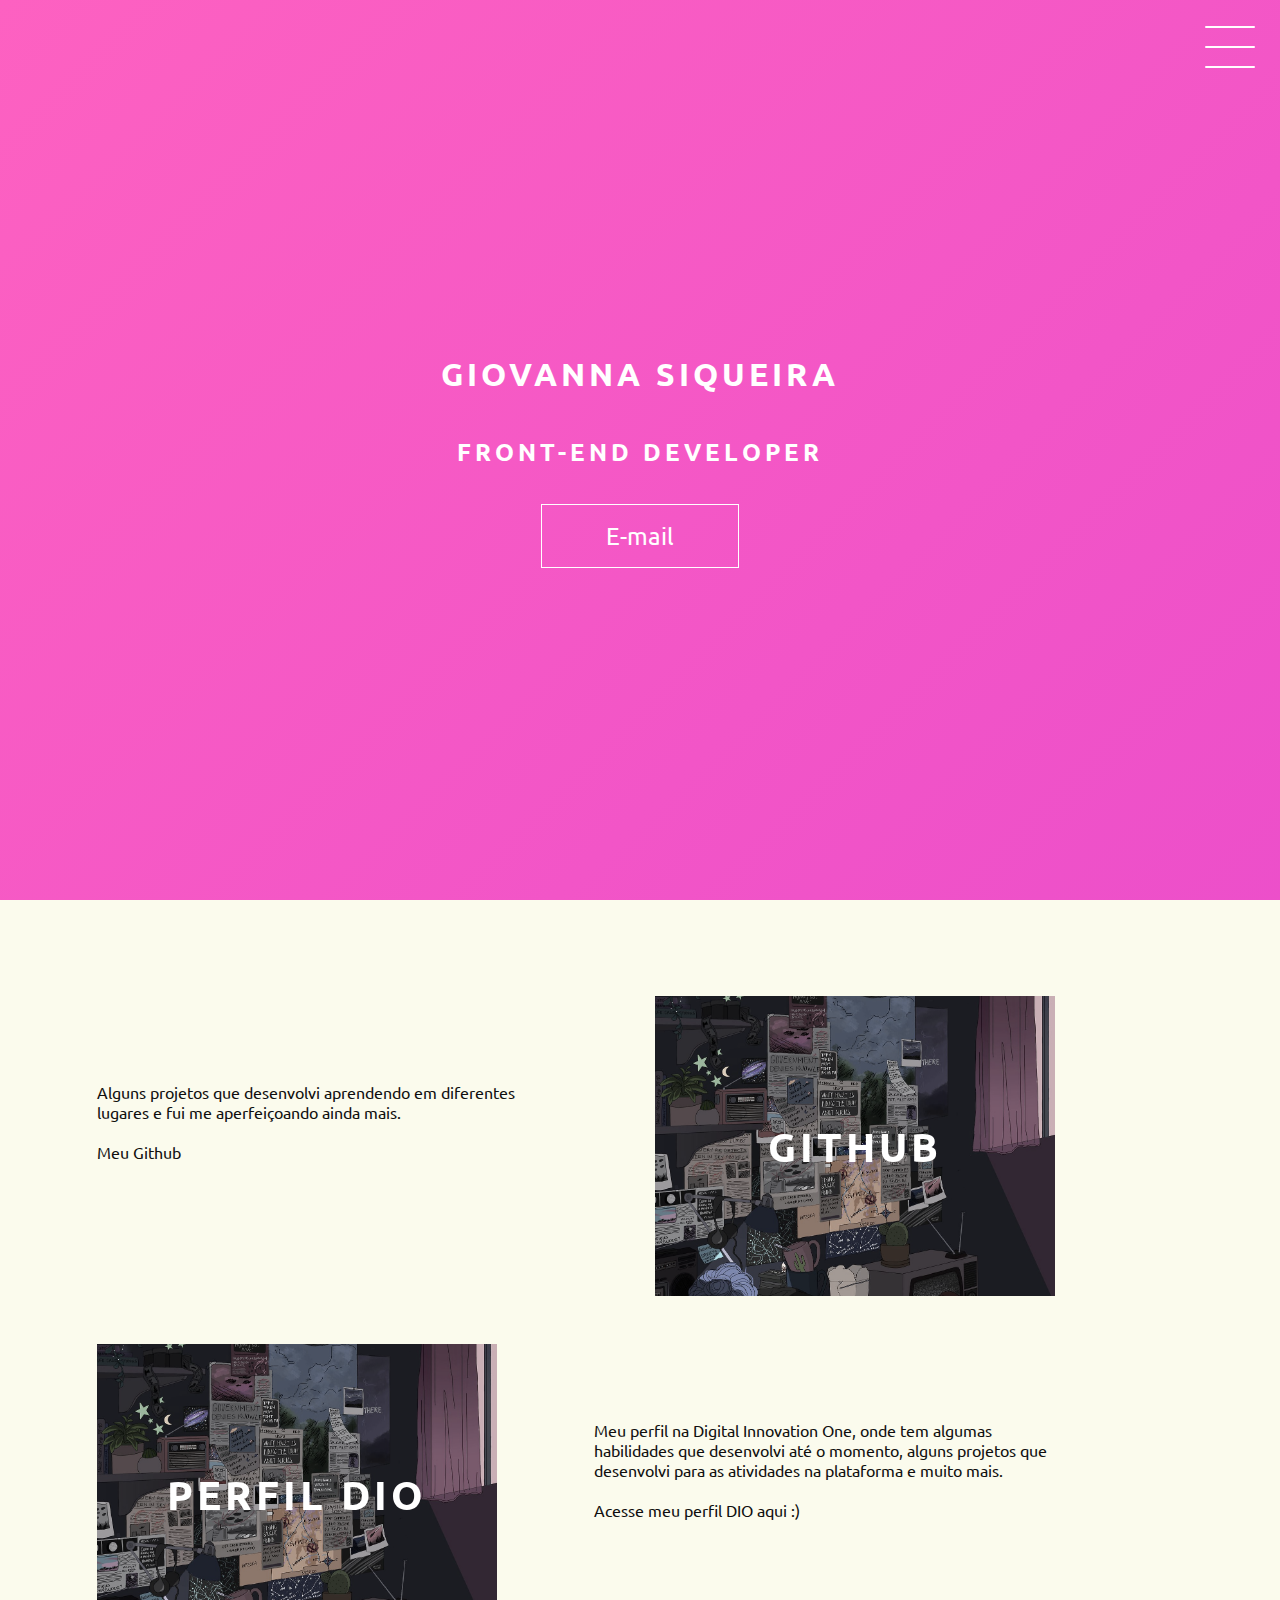
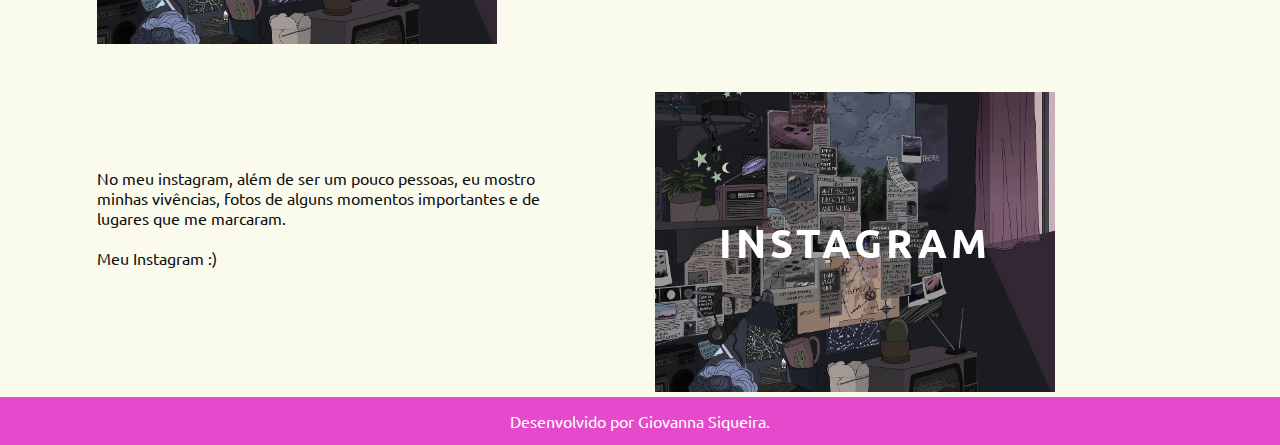
<file: index.html>
<!DOCTYPE html>
<html lang="en">
<head>
    <meta charset="UTF-8">
    <meta name="viewport" content="width=device-width, initial-scale=1.0">
    <link rel="stylesheet" href="style.css">
    <title>Portfólio</title>
</head>
<body>
    <header class="header-wrapper">
        <div class="header">
            <div class="checkbox-container">
                <div class="checkbox-wrapper">
                    <input type="checkbox" id="toggle">
                    <label class="checkbox" for="toggle">
                        <div class="trace"></div>
                        <div class="trace"></div>
                        <div class="trace"></div>
                    </label>
                    <div class="menu"></div>
                    <nav class="menu-items">
                        <ul>
                            <li><a href="index.html">Home</a></li>
                            <li><a href="sobre.html">Sobre mim</a></li>
                           <!---
                            <li><a href="#">Projetos</a></li>
                           -->
                        </ul>
                    </nav>
                </div>
            </div>
        </div>
        <h1>Giovanna Siqueira</h1>
        <h2>Front-end Developer</h2>
        <div class="social-media">
            <a href=mailto:giihsiq.contato@gmail.com target="_blank">E-mail</a>
            
        </div>
    </header>
        </div>
    <div class="container">
    </div>
        <div class="card-container">
            <div class="card-text">
                Alguns projetos que desenvolvi aprendendo em diferentes lugares e fui me 
                aperfeiçoando ainda mais.
                <br>
                <br>
                <a href="https://github.com/giihsiq" target="_blank"> Meu Github</a>
            </div>
            <div class="card">
                <div class="card-wrapper">
                    <h2>Github</h2>
                    <p>Acompanhe meus projetos no Github!</p>
                </div>
            </div>
        </div>

        <div class="card-container">
            <div class="card">
                <div class="card-wrapper">
                    <h2>Perfil DIO</h2>
                    <p>Me dê um follow na DIO :)</p>
                </div>
            </div>
            <div class="card-text"> Meu perfil na Digital Innovation One, onde tem algumas habilidades que desenvolvi até
                o momento, alguns projetos que desenvolvi para as atividades na plataforma e muito mais.
                <br>
                <br>
                <a href="https://web.digitalinnovation.one/users/giihsiq" target="_blank">Acesse meu perfil DIO aqui :)</a>
            </div>
        </div>
        
        <div class="card-container">
            <div class="card-text">No meu instagram, além de ser um pouco pessoas, eu mostro minhas vivências, fotos
                de alguns momentos importantes e de lugares que me marcaram.
                <br>
                <br>
                <a href="https://instagram.com/giihsiq" target="_blank"> Meu Instagram :)</a>
            </div>
            <div class="card">
                <div class="card-wrapper">
                    <h2>Instagram</h2>
                    <p>Minhas vivências ;)</p>
                </div>
            </div>
        </div>
    </div>
    <footer class="footer">
        Desenvolvido por Giovanna Siqueira. 
    </footer>
</body>
</html>
</file>
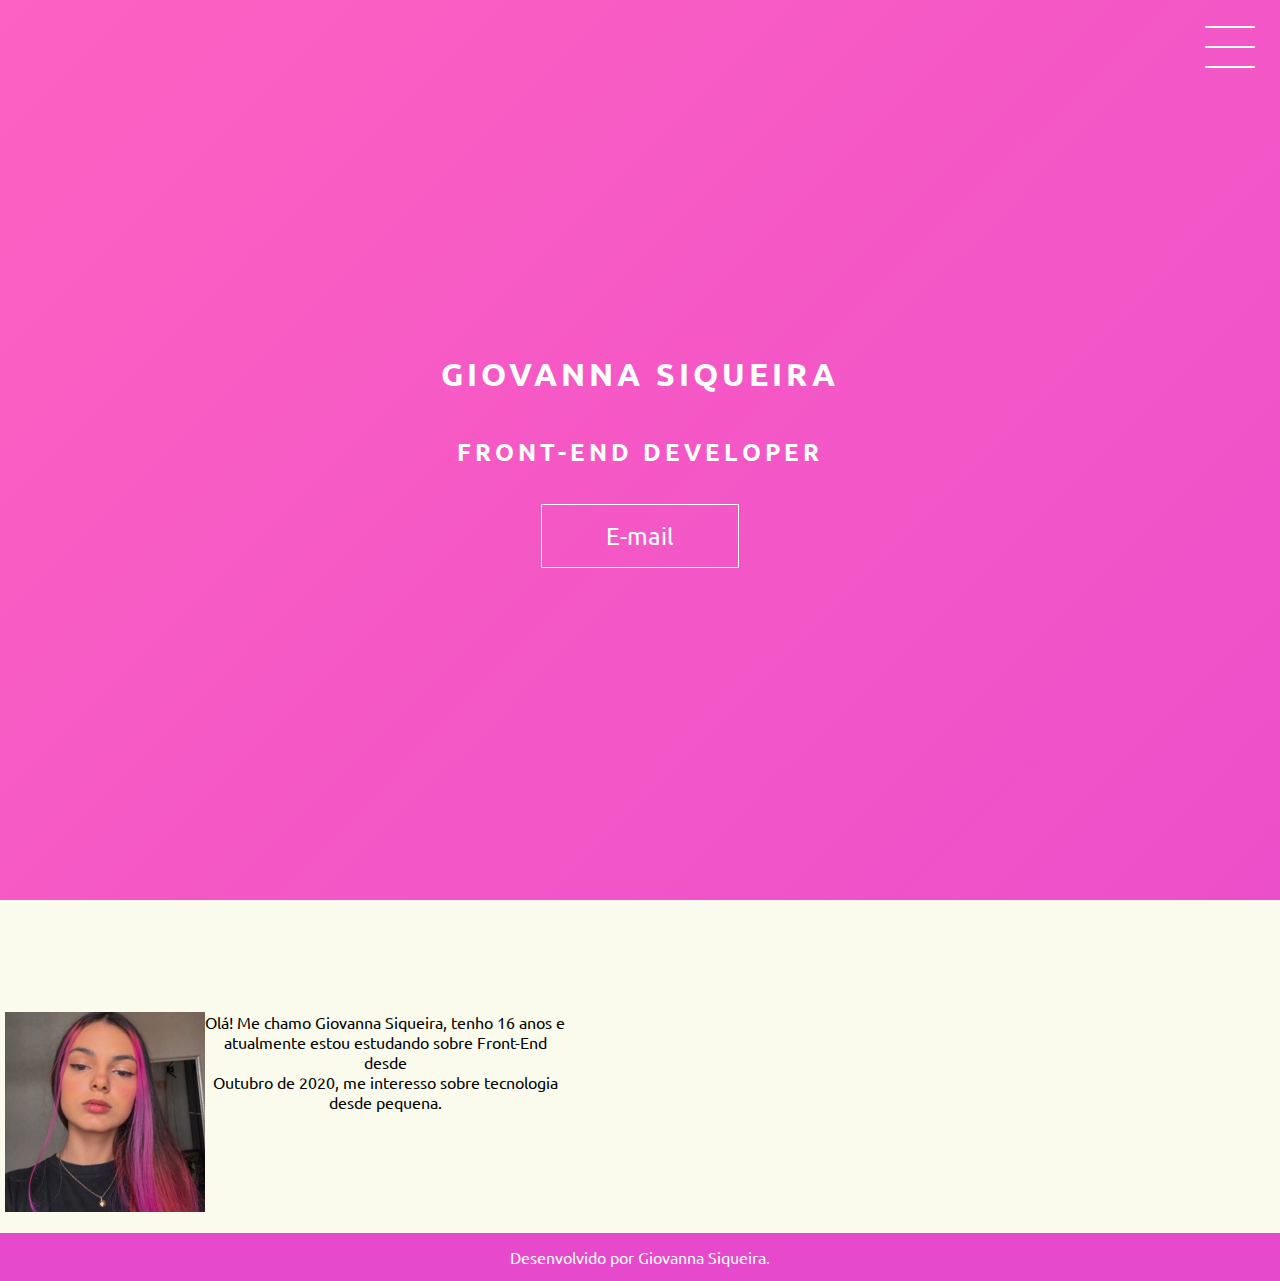
<file: sobre.html>
<!DOCTYPE html>
<html lang="en">
<head>
    <meta charset="UTF-8">
    <meta name="viewport" content="width=device-width, initial-scale=1.0">
    <link rel="stylesheet" href="style.css">
    <title>Portfólio</title>
</head>
<body>
    <header class="header-wrapper">
        <div class="header">
            <div class="checkbox-container">
                <div class="checkbox-wrapper">
                    <input type="checkbox" id="toggle">
                    <label class="checkbox" for="toggle">
                        <div class="trace"></div>
                        <div class="trace"></div>
                        <div class="trace"></div>
                    </label>
                    <div class="menu"></div>
                    <nav class="menu-items">
                        <ul>
                            <li><a href="index.html">Home</a></li>
                            <li><a href="sobre.html">Sobre Mim</a></li>
                           <!---
                            <li><a href="#">Projetos</a></li>
                           -->
                        </ul>
                    </nav>
                </div>
            </div>
        </div>
        <h1>Giovanna Siqueira</h1>
        <h2>Front-end Developer</h2>
        <div class="social-media">
            <a href=mailto:giihsiq.contato@gmail.com target="_blank">E-mail</a>
            
        </div>
    </header>
    <div class="container">
        <div class="card-container">
        </div>
        <div class="card-text">
        </div>
    </div>
    <header class="header-sobre">
    <div class="sobre-conteudo">
        <article class="sobremim">
        <p style="text-align: center;" class="sobremimtxt"> 
        <img class="sobremim-photo" src="img/eudebelorosa.jpg"
        width="200px" alt="Foto da criadora deste portifólio, Giovanna Siqueira.">
Olá! Me chamo Giovanna Siqueira, tenho 16 anos e <br> atualmente estou estudando sobre Front-End desde <br> Outubro
        de 2020, me interesso sobre tecnologia desde pequena.</p>
        <br>
        <br>
    </article>
</header>
    </div>
    <footer class="footer">
        Desenvolvido por Giovanna Siqueira. 
    </footer>
</body>
</html>
</file>
<file: style.css>
@import url('https://fonts.googleapis.com/css2?family=Ubuntu:wght@500&display=swap');

body {
    margin: 0;
    padding: 0;
    color: #ffffff;
    font-family: 'Ubuntu', sans-serif;
    background-color: #FBFBED;
}

/* HEADER */

.header-wrapper {
    height: 100vh;
    width: 100vw;
    background: linear-gradient(-45deg, #da18c0e1, #c031a8, #e749cd, #fd61c1);
    background-size: 400% 400%;
    display: flex;
    flex-direction: column;
    justify-content: center;
    align-items: center;
    animation: backgroundTransition 8s ease-in-out infinite;
    position: relative;
}

h1 {
    text-transform: uppercase;
    letter-spacing: 4px;
}

h2 {
    text-transform: uppercase;
    letter-spacing: 4px;
}

.social-media {
    margin-top: 1rem;
    display: flex;
}

.social-media a {
    text-decoration: none;
    color: #ffffff;
    font-size: 24px;
    padding: 1rem 4rem;
    border: 1px solid #ffffff;
    min-width: 4rem;
    display: flex;
    justify-content: center;
    align-items: center;
    transition: .5s cubic-bezier(0.55, 0.025, 0.675, 0.97);
}

a:hover {
    color: #100F0F;
    background-color: #ffffff;
}

@keyframes backgroundTransition {
    0% {
        background-position:  0% 80%;
    }
    50% {
        background-position: 80% 100%;
    }
    100% {
        background-position: 0% 90%;
    }
}

/* MENU HAMBURGUER */

.checkbox-container {
    display: flex;
    justify-content: center;
    align-items: center;
}

.checkbox {
    height: 100px;
    width: 100px;
    position: absolute;
    top: 0;
    right: 0;
    display: flex;
    justify-content: center;
    cursor: pointer;
    z-index: 9999;
    transition: 400ms ease-in-out 0s;
}

.checkbox .trace {
    width: 50px;
    height: 2px;
    background-color: white;
    position: absolute;
    border-radius: 4px;
    transition: 0.5s ease-in-out;
}

.checkbox .trace:nth-child(1) {
    top: 26px;
    transform: rotate(0);
}

.checkbox .trace:nth-child(2) {
    top: 46px;
    transform: rotate(0);
}

.checkbox .trace:nth-child(3) {
    top: 66px;
    transform: rotate(0);
}

#toggle {
    display: none;
}

/* MENU */

.menu {
    position: absolute;
    top: 28px;
    right: 30px;
    background: transparent;
    height: 40px;
    width: 40px;
    border-radius: 50%;
    box-shadow: 0px 0px 0px 0px white;
    z-index: -1;
    transition: 400ms ease-in-out 0s;
}

.menu-items {
    position: fixed;
    top: 0;
    left: 0;
    width: 100%;
    height: 100vh;
    display: flex;
    justify-content: center;
    align-items: center;
    z-index: 2;
    opacity: 0;
    visibility: hidden;
    transition: 400ms ease-in-out 0s;
}

.menu-items ul {
    list-style-type: none;
}

.menu-items ul li a{
    margin: 10px 0;
    color: #da18c0e1;
    text-decoration: none;
    text-transform: uppercase;
    letter-spacing: 4px;
    font-size: 40px;
}

/* ANIMAÇÃO DO MENU */

#toggle:checked + .checkbox .trace:nth-child(1) {
    transform: rotate(45deg);
    background-color: #da18c0e1;
    top: 47px;
}

#toggle:checked + .checkbox .trace:nth-child(2) {
    transform:  translateX(-100px);
    width: 30px;
    visibility: hidden;
    opacity: 0;
}

#toggle:checked + .checkbox .trace:nth-child(3) {
    transform: rotate(-45deg);
    background-color: #da18c0e1;
    top: 48px;
}

#toggle:checked + .checkbox {
    background-color: white;
}

#toggle:checked ~ .menu{
    box-shadow: 0px 0px 0px 100vmax white;
    z-index: 1;
}

#toggle:checked ~ .menu-items{
    visibility: visible;
    opacity: 1;
}

/* CARDS */

.container {
    width: 100%;
    height: auto;
    flex-direction: column;
    justify-content: space-evenly;
    align-items: center;
    margin: 3rem 0;
}

.card-container {
    display: flex;
    align-items: center;
    justify-content: space-evenly;
    width: 90%;
}

.card {
    height: 300px;
    width: 400px;
    margin: 3rem 0 0 0;
    background-image: url('./img/room.jpg');
    background-position: center;
    background-repeat: no-repeat;
    background-size: cover;
    display: flex;
    justify-content: center;
    align-items: center;
    filter: grayscale(0.5);
    color: white;
    cursor: pointer;
    transition: 0.3s;
}

.card-text {
    width: 40%;
    font-family: 'Ubuntu', sans-serif;
    letter-spacing: 0,5px;
    color: #100F0F;
}

.card-wrapper {
    text-align: center;
    display: flex;
    flex-direction: column;
    justify-content: center;
    align-items: center;
    position: relative;
}

.card-wrapper::before {
    content: '';
    position: absolute;
    height: 100px;
    width: 100px;
    display: block;
    border: 1px solid white;
    opacity: 0;
    transition: 0.3s;
}

.card-wrapper h2 {
    font-size: 40px;
    text-transform: uppercase;
    letter-spacing: 4px;
    margin: 0;
    transition: 0.3s;
}

.card-wrapper p {
    font-size: 0;
    visibility: hidden;
    opacity: 0;
    font-weight: bold;
    text-transform: uppercase;
    transition: 0.3s;
}

.card:hover {
    filter: unset;
}

.card:hover > .card-wrapper::before {
    height: 250px;
    width: 350px;
    opacity: 1;
}

.card:hover > .card-wrapper p {
    opacity: 1;
    visibility: visible;
    font-size: 14px;
}

a {
    text-decoration: none;
    color: #100F0F;
    font-family: 'Ubuntu', sans-serif;
}

.cardsobre {
    color: #100F0F;
    text-align: center;
    display: table-cell;
    float: center;
}

.sobremim {
      margin: 0;
      padding: 0;
	  text-decoration: capitalize;
      text-align: justify;
	  border: 0,5px solid #000;
	  margin-bottom: 0px;
      border-radius: 5px;
      float: center;
      justify-content: center;
     align-items: center;
     display: center;
}

.sobre-conteudo {
    display: table;
}

.sobremimtxt {
    float: left;
    display: table-cell;
    color: #000;
    text-align: center;
    margin-left: 5px;
}

.sobremim-photo {
    float: left;
    margin-left: auto;
}

/* FOOTER */

.footer {
    width: 100%;
    height: 48px;
    background-color: #e749cd;
    display: flex;
    justify-content: center;
    align-items: center;
    margin-top: 5px;
}

@media (max-width: 800px) {
    .social-media {
        display: flex;
        flex-direction: column;
    }

    .container {
        margin-top: 0;
    }

    .card-container {
        flex-direction: column;
    }

    .container .card-container:nth-child(1),
    .container .card-container:nth-child(3) {
        flex-direction: column-reverse;
    }

    .card {
        height: 250px;
        width: 250px;
    }

    .card-text {
        width: 90%;
        margin-top: 2rem;
        text-align: center;
    }

    .card:hover > .card-wrapper::before {
        height: 190px;
        width: 190px;
    }
}
</file>
